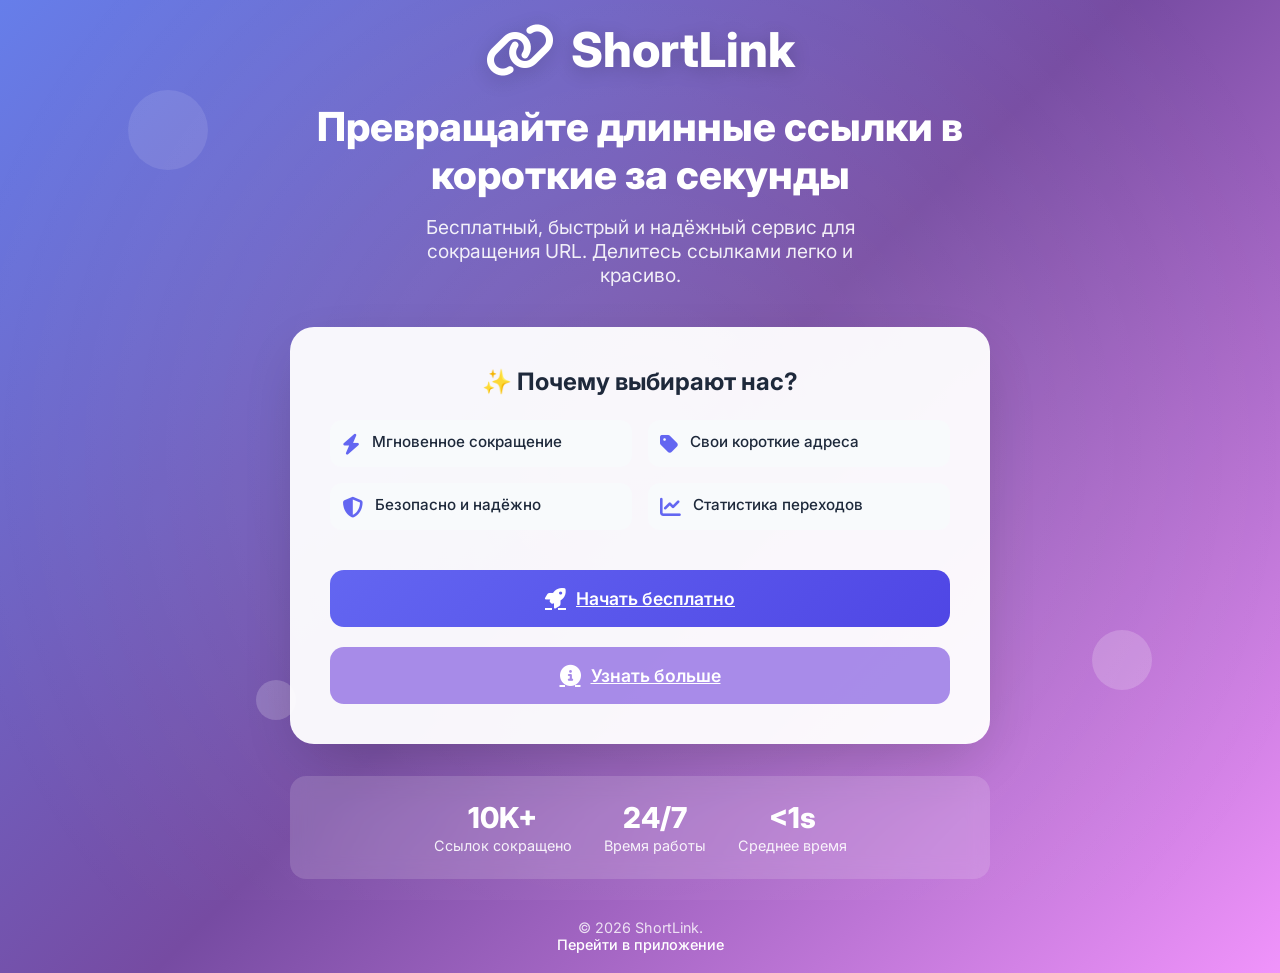
<file: frontend/index.html>
<!DOCTYPE html>
<html lang="ru">
<head>
  <meta charset="UTF-8" />
  <meta name="viewport" content="width=device-width, initial-scale=1.0"/>
  <title>🔗 ShortLink — Сокращайте ссылки с умом</title>
  <link rel="stylesheet" href="css/welcome.css" />
  <link rel="stylesheet" href="https://cdnjs.cloudflare.com/ajax/libs/font-awesome/6.4.0/css/all.min.css"/>
</head>
<body>

  <div class="bg-animation"></div>


  <div class="floating"></div>
  <div class="floating"></div>
  <div class="floating"></div>


  <div class="welcome-container">

    <div class="welcome-logo">
      <i class="fas fa-link"></i>
      <span>ShortLink</span>
    </div>


    <h1 class="welcome-title">Превращайте длинные ссылки в короткие за секунды</h1>
    <p class="welcome-subtitle">
      Бесплатный, быстрый и надёжный сервис для сокращения URL.
      Делитесь ссылками легко и красиво.
    </p>


    <div class="welcome-card">
      <h3>✨ Почему выбирают нас?</h3>

      <div class="features">
        <div class="feature-item">
          <i class="fas fa-bolt"></i>
          <span>Мгновенное сокращение</span>
        </div>
        <div class="feature-item">
          <i class="fas fa-tag"></i>
          <span>Свои короткие адреса</span>
        </div>
        <div class="feature-item">
          <i class="fas fa-shield-alt"></i>
          <span>Безопасно и надёжно</span>
        </div>
        <div class="feature-item">
          <i class="fas fa-chart-line"></i>
          <span>Статистика переходов</span>
        </div>
      </div>


      <div class="btn-group">
        <a href="main.html" class="btn btn-hero" id="startBtn">
          <i class="fas fa-rocket"></i>
          <span>Начать бесплатно</span>
        </a>
        <a href="a.html" class="btn btn-outline-white btn-hero" id="learnBtn">
          <i class="fas fa-info-circle"></i>
          <span>Узнать больше</span>
        </a>
      </div>
    </div>


    <div class="welcome-stats">
      <div class="stat-item">
        <span class="value">10K+</span>
        <span class="label">Ссылок сокращено</span>
      </div>
      <div class="stat-item">
        <span class="value">24/7</span>
        <span class="label">Время работы</span>
      </div>
      <div class="stat-item">
        <span class="value">&lt;1s</span>
        <span class="label">Среднее время</span>
      </div>
    </div>


    <footer class="welcome-footer">
      <p>© 2026 ShortLink. <br>
      <a href="main.html">Перейти в приложение</a></p>
    </footer>
  </div>

  <script type="module" src="js/welcome.js"></script>
</body>
</html>
</file>
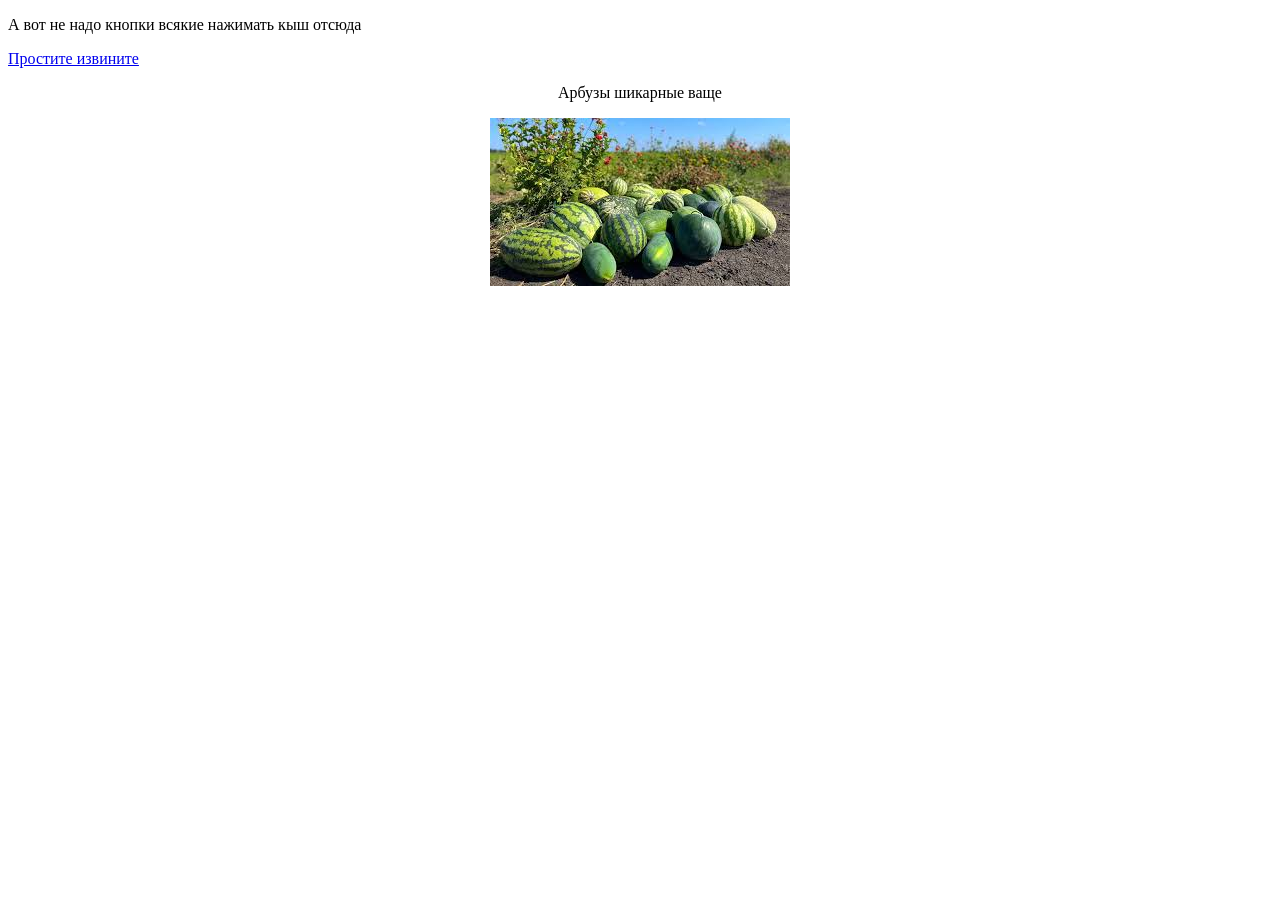
<file: frontend/a.html>
<!DOCTYPE html>
<html lang="en">
<head>
    <meta charset="UTF-8">
    <meta name="viewport" content="width=device-width, initial-scale=1.0">
    <title>ЫЫЫЫЫЫЫЫЫЫЫЫЫ</title>
</head>
<body>
    <p> А вот не надо кнопки всякие нажимать кыш отсюда</p>
    <a href="index.html">Простите извините</a>
    <p style="display: flex; justify-content: center; align-items: center;">Арбузы шикарные ваще</p>
    <img style="display: block; margin: auto;" src="[data-uri]">
</body>
</html>
</file>
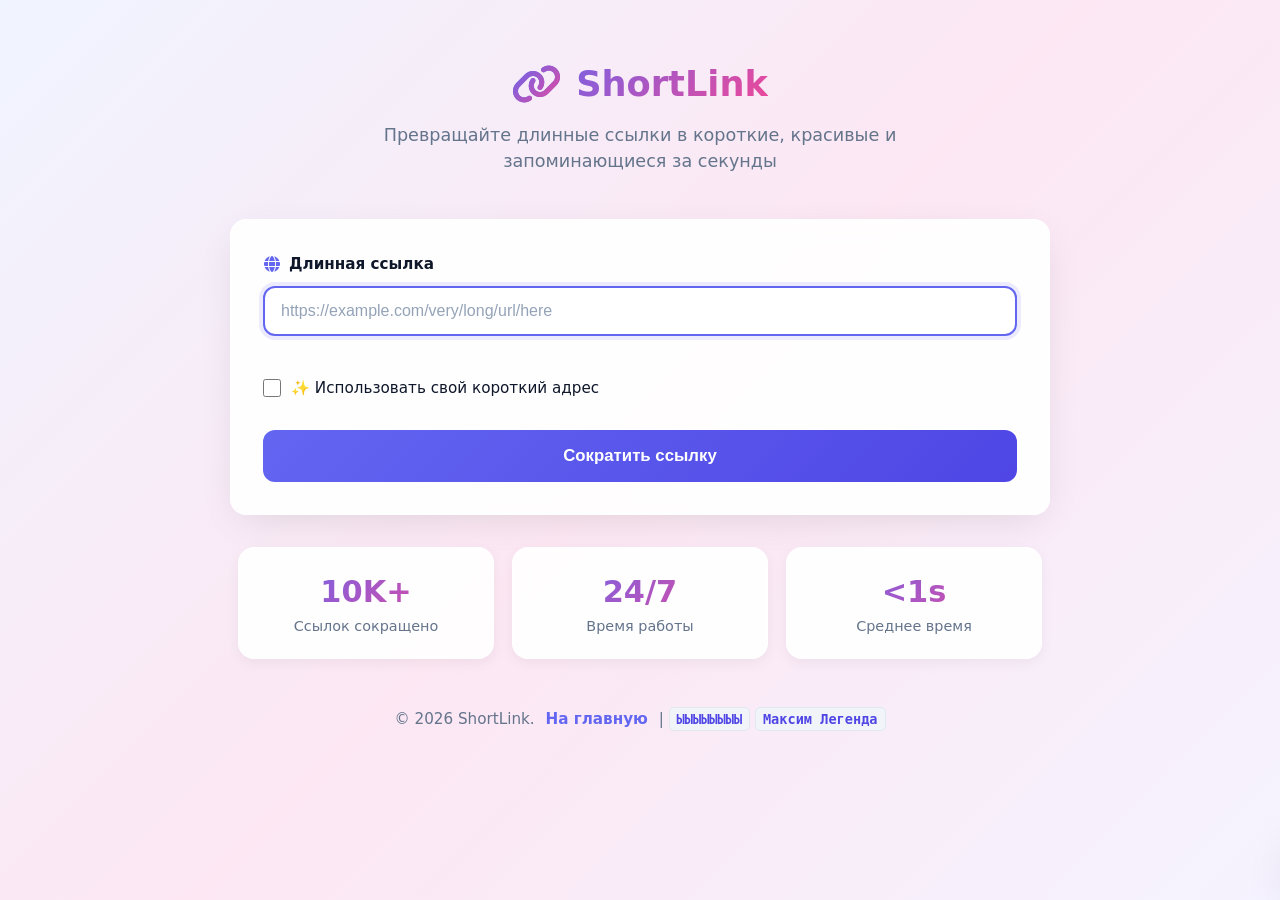
<file: frontend/main.html>
<!DOCTYPE html>
<html lang="ru">
<head>
  <meta charset="UTF-8" />
  <meta name="viewport" content="width=device-width, initial-scale=1.0"/>
  <title>🔗 ShortLink — Сокращение ссылок</title>
  <link rel="stylesheet" href="css/styles.css" />
  <link rel="stylesheet" href="https://cdnjs.cloudflare.com/ajax/libs/font-awesome/6.4.0/css/all.min.css"/>
</head>
<body>
  <div class="container">

    <header>
      <div class="logo">
        <i class="fas fa-link"></i>
        <span>ShortLink</span>
      </div>
      <p>Превращайте длинные ссылки в короткие, красивые и запоминающиеся за секунды</p>
    </header>


    <main class="card">
      <form id="shortenForm">

        <div class="input-group">
          <label for="longUrl">
            <i class="fas fa-globe"></i> Длинная ссылка
          </label>
          <input
            type="url"
            id="longUrl"
            placeholder="https://example.com/very/long/url/here"
            required
            autocomplete="url"
          />
        </div>


        <label class="toggle-switch">
          <input type="checkbox" id="useCustomSlug" />
          <span>✨ Использовать свой короткий адрес</span>
        </label>


        <div id="customSlugContainer">
          <div class="input-group">
            <label for="customSlug">
              <i class="fas fa-tag"></i> Ваш короткий адрес
            </label>
            <input
              type="text"
              id="customSlug"
              placeholder="my-link"
              pattern="[a-zA-Z0-9\-_]+"
              title="Только буквы, цифры, дефис и подчёркивание"
              maxlength="50"
            />
            <small class="input-hint">
              <i class="fas fa-info-circle"></i>
              Доступно: латиница, цифры, <code>-</code>, <code>_</code>
              (например: <code>google</code>, <code>my-site_2024</code>)
            </small>
          </div>
        </div>


        <button type="submit" class="btn" id="submitBtn">
          <span>Сократить ссылку</span>
          <div class="spinner"></div>
        </button>
      </form>


      <div class="error-box" id="errorMessage">
        <i class="fas fa-exclamation-triangle"></i>
        <span id="errorText">Произошла ошибка.</span>
      </div>


      <div class="result-section" id="result">
        <div class="result-label">
          <i class="fas fa-check-circle"></i> Готово! Ваша короткая ссылка:
        </div>
        <div class="result-box">
          <input type="text" id="shortUrl" readonly />
          <button class="copy-btn" id="copyBtn">
            <i class="fas fa-copy"></i>
            <span>Копировать</span>
          </button>
        </div>
      </div>
    </main>


    <section class="stats">
      <div class="stat-card">
        <div class="stat-value">10K+</div>
        <div class="stat-label">Ссылок сокращено</div>
      </div>
      <div class="stat-card">
        <div class="stat-value">24/7</div>
        <div class="stat-label">Время работы</div>
      </div>
      <div class="stat-card">
        <div class="stat-value">&lt;1s</div>
        <div class="stat-label">Среднее время</div>
      </div>
    </section>


    <footer>
      <p>© 2026 ShortLink.
      <a href="index.html">На главную</a> |
       <code>ЫЫЫЫЫЫЫЫ</code> <code>Максим Легенда</code></p>
    </footer>
  </div>


  <div class="toast" id="toast">
    <i class="fas fa-check-circle"></i>
    <span id="toastMessage">Готово!</span>
  </div>


  <script type="module" src="js/app.js"></script>
</body>
</html>
</file>
<file: frontend/css/welcome.css>
@import url('https://fonts.googleapis.com/css2?family=Inter:wght@400;500;600;700;800&display=swap');
@import './components.css';

:root {
  --primary: #6366f1;
  --primary-dark: #4f46e5;
  --secondary: #ec4899;
  --dark: #1e293b;
  --light: #f8fafc;
  --gray: #64748b;
  --shadow: 0 20px 60px -15px rgba(0,0,0,0.2);
  --radius: 24px;
  --transition: all 0.3s cubic-bezier(0.4, 0, 0.2, 1);
}

* { margin: 0; padding: 0; box-sizing: border-box; }

body {
  font-family: 'Inter', system-ui, -apple-system, sans-serif;
  background: linear-gradient(135deg, #667eea 0%, #764ba2 50%, #f093fb 100%);
  color: var(--dark);
  min-height: 100vh;
  display: flex;
  align-items: center;
  justify-content: center;
  padding: 20px;
  overflow-x: hidden;
}


.bg-animation {
  position: fixed;
  top: 0;
  left: 0;
  width: 100%;
  height: 100%;
  z-index: -1;
  overflow: hidden;
}

.bg-animation::before {
  content: '';
  position: absolute;
  width: 150%;
  height: 150%;
  top: -25%;
  left: -25%;
  background: radial-gradient(circle, rgba(255,255,255,0.1) 0%, transparent 60%);
  animation: float 20s linear infinite;
}

@keyframes float {
  0% { transform: rotate(0deg) translateX(0); }
  100% { transform: rotate(360deg) translateX(50px); }
}


.welcome-container {
  text-align: center;
  max-width: 700px;
  animation: fadeInUp 0.8s ease;
}

.welcome-logo {
  display: inline-flex;
  align-items: center;
  gap: 16px;
  font-size: 3rem;
  font-weight: 800;
  color: white;
  margin-bottom: 24px;
  text-shadow: 0 4px 20px rgba(0,0,0,0.2);
}

.welcome-logo i {
  font-size: 3.5rem;
  animation: pulse 2s infinite;
}

.welcome-title {
  font-size: 2.5rem;
  font-weight: 800;
  color: white;
  margin-bottom: 16px;
  line-height: 1.2;
}

.welcome-subtitle {
  font-size: 1.2rem;
  color: rgba(255,255,255,0.9);
  margin-bottom: 40px;
  max-width: 500px;
  margin-left: auto;
  margin-right: auto;
}


.welcome-card {
  background: rgba(255,255,255,0.95);
  border-radius: var(--radius);
  padding: 40px;
  box-shadow: var(--shadow);
  margin-bottom: 32px;
  animation: slideDown 0.6s ease 0.2s both;
}

.welcome-card h3 {
  font-size: 1.5rem;
  margin-bottom: 24px;
  color: var(--dark);
}

.features {
  display: grid;
  grid-template-columns: repeat(2, 1fr);
  gap: 16px;
  margin-bottom: 32px;
  text-align: left;
}

.feature-item {
  display: flex;
  align-items: flex-start;
  gap: 12px;
  padding: 12px;
  background: var(--light);
  border-radius: 12px;
  transition: var(--transition);
}

.feature-item:hover {
  transform: translateX(4px);
  background: white;
  box-shadow: 0 4px 12px rgba(0,0,0,0.08);
}

.feature-item i {
  color: var(--primary);
  font-size: 1.3rem;
  margin-top: 2px;
}

.feature-item span {
  font-size: 0.95rem;
  font-weight: 500;
  color: var(--dark);
}


.btn-group {
  display: flex;
  gap: 12px;
  justify-content: center;
  flex-wrap: wrap;
}

.btn-hero {
  padding: 18px 32px;
  font-size: 1.1rem;
  border-radius: 14px;
  min-width: 200px;
}

.btn-hero i { font-size: 1.3rem; }

.btn-outline-white {
  background: #6330d98a;
  border: #5035c5;
  color: white;
}

.btn-outline-white:hover {
  background: white;
  color: var(--primary);
}


.welcome-stats {
  display: flex;
  justify-content: center;
  gap: 32px;
  padding: 24px;
  background: rgba(255,255,255,0.15);
  border-radius: 16px;
  backdrop-filter: blur(10px);
  animation: fadeIn 0.8s ease 0.4s both;
}

.stat-item { text-align: center; color: white; }
.stat-item .value {
  font-size: 1.8rem;
  font-weight: 800;
  display: block;
}
.stat-item .label {
  font-size: 0.9rem;
  opacity: 0.9;
}


.welcome-footer {
  margin-top: 40px;
  color: rgba(255,255,255,0.8);
  font-size: 0.9rem;
  animation: fadeIn 1s ease 0.6s both;
}

.welcome-footer a {
  color: white;
  text-decoration: none;
  font-weight: 500;
}

.welcome-footer a:hover { text-decoration: underline; }


@media (max-width: 640px) {
  .welcome-title { font-size: 2rem; }
  .welcome-subtitle { font-size: 1.1rem; }
  .welcome-card { padding: 28px 20px; }
  .features { grid-template-columns: 1fr; }
  .welcome-stats { flex-direction: column; gap: 16px; }
  .btn-group { flex-direction: column; }
  .btn-hero { width: 100%; }
}


.floating {
  position: absolute;
  border-radius: 50%;
  background: rgba(255,255,255,0.1);
  animation: float 6s ease-in-out infinite;
  pointer-events: none;
}

.floating:nth-child(1) { width: 80px; height: 80px; top: 10%; left: 10%; animation-delay: 0s; }
.floating:nth-child(2) { width: 60px; height: 60px; top: 70%; right: 10%; animation-delay: 2s; }
.floating:nth-child(3) { width: 40px; height: 40px; bottom: 20%; left: 20%; animation-delay: 4s; }

@keyframes float {
  0%, 100% { transform: translateY(0) rotate(0deg); }
  50% { transform: translateY(-20px) rotate(180deg); }
}
</file>
<file: frontend/css/styles.css>
/* =========================================
   1. CSS VARIABLES & THEME
   ========================================= */
:root {
  --primary: #6366f1;
  --primary-dark: #4f46e5;
  --secondary: #ec4899;
  --dark: #0f172a;
  --light: #f8fafc;
  --gray: #64748b;
  --gray-light: #94a3b8;
  --success: #22c55e;
  --error: #ef4444;
  --shadow: 0 10px 40px -10px rgba(0, 0, 0, 0.12);
  --shadow-lg: 0 25px 50px -12px rgba(0, 0, 0, 0.2);
  --radius: 16px;
  --radius-sm: 12px;
  --transition: all 0.3s cubic-bezier(0.4, 0, 0.2, 1);
  --font-main: 'Inter', system-ui, -apple-system, sans-serif;
  --font-mono: 'SF Mono', 'Fira Code', 'Consolas', monospace;
}

/* =========================================
   2. RESET & BASE
   ========================================= */
*, *::before, *::after {
  margin: 0;
  padding: 0;
  box-sizing: border-box;
}

html {
  scroll-behavior: smooth;
  -webkit-font-smoothing: antialiased;
  -moz-osx-font-smoothing: grayscale;
}

body {
  font-family: var(--font-main);
  background: linear-gradient(135deg, #f0f4ff 0%, #fce7f3 50%, #f5f3ff 100%);
  background-attachment: fixed;
  color: var(--dark);
  line-height: 1.6;
  min-height: 100vh;
  padding: 24px 16px;
}

/* =========================================
   3. LAYOUT
   ========================================= */
.container {
  max-width: 820px;
  margin: 0 auto;
  position: relative;
}

/* =========================================
   4. HEADER & LOGO
   ========================================= */
header {
  text-align: center;
  padding: 40px 16px 24px;
  animation: fadeInDown 0.6s ease;
}

.logo {
  display: inline-flex;
  align-items: center;
  justify-content: center;
  gap: 14px;
  font-size: 2.2rem;
  font-weight: 800;
  margin-bottom: 18px;
  text-decoration: none;
  line-height: 1.1;

  /* 🔥 ГРАДИЕНТНЫЙ ТЕКСТ (исправлено) */
  background: linear-gradient(135deg, var(--primary), var(--secondary));
  -webkit-background-clip: text;
  -webkit-text-fill-color: transparent;
  background-clip: text;
  color: transparent; /* Обязательно прозрачный, иначе градиент игнорируется */
}

.logo i {
  font-size: 2.5rem;
  display: inline-block;
  background: linear-gradient(135deg, var(--primary), var(--secondary));
  -webkit-background-clip: text;
  -webkit-text-fill-color: transparent;
  background-clip: text;
  color: transparent;
}

/* Фоллбэк для браузеров без поддержки background-clip */
@supports not (background-clip: text) {
  .logo, .logo i {
    background: none;
    -webkit-text-fill-color: initial;
    color: var(--primary) !important;
  }
}

header p {
  color: var(--gray);
  font-size: 1.1rem;
  font-weight: 500;
  max-width: 540px;
  margin: 0 auto;
  line-height: 1.5;
}

/* =========================================
   5. MAIN CARD & FORM
   ========================================= */
.card {
  background: rgba(255, 255, 255, 0.92);
  backdrop-filter: blur(12px);
  border-radius: var(--radius);
  box-shadow: var(--shadow);
  padding: 32px;
  margin: 20px auto;
  border: 1px solid rgba(255, 255, 255, 0.6);
  animation: fadeInUp 0.6s ease;
  transition: var(--transition);
}

.card:hover {
  transform: translateY(-3px);
  box-shadow: var(--shadow-lg);
}

.input-group {
  margin-bottom: 22px;
}

.input-group label {
  display: flex;
  align-items: center;
  gap: 8px;
  margin-bottom: 10px;
  font-weight: 600;
  font-size: 0.95rem;
  color: var(--dark);
}

.input-group label i {
  color: var(--primary);
  width: 18px;
  text-align: center;
  font-size: 1rem;
}

.input-group input[type="url"],
.input-group input[type="text"] {
  width: 100%;
  padding: 14px 16px;
  border: 2px solid #e2e8f0;
  border-radius: var(--radius-sm);
  font-size: 1rem;
  font-weight: 500;
  background: var(--light);
  color: #1cc3ec;
  transition: var(--transition);
}

.input-group input::placeholder {
  color: var(--gray-light);
  font-weight: 400;
}

.input-group input:focus {
  outline: none;
  border-color: var(--primary);
  background: #fff;
  box-shadow: 0 0 0 4px rgba(99, 102, 241, 0.12);
}

.toggle-switch {
  display: inline-flex;
  align-items: center;
  gap: 10px;
  margin: 18px 0;
  cursor: pointer;
  user-select: none;
  font-weight: 500;
  font-size: 0.95rem;
  color: var(--dark);
}

.toggle-switch input {
  width: 18px;
  height: 18px;
  accent-color: var(--primary);
  cursor: pointer;
}

#customSlugContainer {
  display: none;
  animation: slideDown 0.25s ease;
  margin-top: 10px;
}

#customSlugContainer.show {
  display: block;
}

.input-hint {
  display: block;
  margin-top: 8px;
  font-size: 0.85rem;
  color: var(--gray);
  line-height: 1.4;
}

.input-hint code {
  background: #f1f5f9;
  padding: 3px 7px;
  border-radius: 5px;
  font-family: var(--font-mono);
  font-size: 0.8rem;
  color: var(--primary-dark);
  font-weight: 600;
  border: 1px solid #e2e8f0;
}


.btn {
  width: 100%;
  padding: 16px 20px;
  background: linear-gradient(135deg, var(--primary), var(--primary-dark));
  color: #fff;
  border: none;
  border-radius: var(--radius-sm);
  font-size: 1.05rem;
  font-weight: 600;
  cursor: pointer;
  display: flex;
  align-items: center;
  justify-content: center;
  gap: 10px;
  margin-top: 12px;
  transition: var(--transition);
  position: relative;
  overflow: hidden;
}

.btn::before {
  content: '';
  position: absolute;
  top: 0;
  left: -100%;
  width: 100%;
  height: 100%;
  background: linear-gradient(90deg, transparent, rgba(255,255,255,0.2), transparent);
  transition: left 0.5s ease;
}

.btn:hover:not(:disabled)::before {
  left: 100%;
}

.btn:hover:not(:disabled) {
  transform: translateY(-2px);
  box-shadow: 0 10px 25px -5px rgba(99, 102, 241, 0.45);
}

.btn:active:not(:disabled) {
  transform: translateY(0);
}

.btn:disabled {
  background: #cbd5e1;
  cursor: not-allowed;
  transform: none;
  box-shadow: none;
}

.btn.loading .spinner {
  display: inline-block;
}

.btn.loading span {
  opacity: 0.8;
}


.result-section {
  margin-top: 28px;
  padding-top: 24px;
  border-top: 2px dashed #e2e8f0;
  display: none;
  animation: fadeIn 0.4s ease;
}

.result-section.show {
  display: block;
}

.result-label {
  font-weight: 600;
  font-size: 1rem;
  margin-bottom: 12px;
  display: flex;
  align-items: center;
  gap: 8px;
  color: var(--success);
}

.result-box {
  display: flex;
  gap: 8px;
  background: var(--light);
  border-radius: var(--radius-sm);
  padding: 4px;
  border: 2px solid #e2e8f0;
}

.result-box input {
  flex: 1;
  border: none;
  background: transparent;
  padding: 12px 14px;
  font-size: 1rem;
  color: var(--dark);
  font-family: var(--font-mono);
  font-weight: 500;
}

.result-box input:focus {
  outline: none;
}

.copy-btn {
  padding: 12px 18px;
  background: var(--dark);
  color: #fff;
  border: none;
  border-radius: 10px;
  cursor: pointer;
  font-weight: 500;
  font-size: 0.9rem;
  display: flex;
  align-items: center;
  gap: 6px;
  transition: var(--transition);
  white-space: nowrap;
}

.copy-btn:hover {
  background: #334155;
  transform: translateY(-1px);
}

.copy-btn.copied {
  background: var(--success);
}

.error-box {
  background: #fef2f2;
  border: 2px solid #fecaca;
  border-left: 4px solid var(--error);
  color: #991b1b;
  padding: 14px 16px;
  border-radius: var(--radius-sm);
  margin-top: 18px;
  display: none;
  animation: shake 0.4s ease;
  font-weight: 500;
  font-size: 0.95rem;
}

.error-box.show {
  display: block;
}

.error-box i {
  margin-right: 6px;
  color: var(--error);
}


.stats {
  display: grid;
  grid-template-columns: repeat(3, 1fr);
  gap: 18px;
  margin: 32px auto 24px;
  padding: 0 8px;
}

.stat-card {
  background: rgba(255, 255, 255, 0.92);
  backdrop-filter: blur(8px);
  padding: 22px 16px;
  border-radius: var(--radius);
  text-align: center;
  box-shadow: 0 4px 14px rgba(0,0,0,0.05);
  border: 1px solid rgba(255,255,255,0.6);
  transition: var(--transition);
}

.stat-card:hover {
  transform: translateY(-4px);
  box-shadow: var(--shadow);
  border-color: var(--primary);
}

.stat-value {
  font-size: 1.9rem;
  font-weight: 800;
  margin: 4px 0 6px;
  line-height: 1.2;
  display: block;


  background: linear-gradient(135deg, var(--primary), var(--secondary));
  -webkit-background-clip: text;
  -webkit-text-fill-color: transparent;
  background-clip: text;
  color: transparent;
}

.stat-label {
  color: var(--gray);
  font-size: 0.9rem;
  font-weight: 500;
  display: block;
  line-height: 1.3;
}

@supports not (background-clip: text) {
  .stat-value {
    background: none;
    -webkit-text-fill-color: initial;
    color: var(--primary) !important;
  }
}


footer {
  text-align: center;
  padding: 24px 16px 40px;
  color: var(--gray);
  font-size: 0.95rem;
  font-weight: 500;
}

footer a {
  color: var(--primary);
  text-decoration: none;
  font-weight: 600;
  transition: color 0.2s;
  margin: 0 6px;
}

footer a:hover {
  color: var(--primary-dark);
  text-decoration: underline;
}

footer code {
  background: #f1f5f9;
  padding: 3px 7px;
  border-radius: 5px;
  font-family: var(--font-mono);
  font-size: 0.85rem;
  color: var(--primary-dark);
  font-weight: 600;
  border: 1px solid #e2e8f0;
}


.toast {
  position: fixed;
  bottom: 24px;
  right: 24px;
  background: var(--dark);
  color: #fff;
  padding: 14px 20px;
  border-radius: var(--radius-sm);
  box-shadow: var(--shadow-lg);
  display: flex;
  align-items: center;
  gap: 10px;
  z-index: 9999;
  transform: translateX(120%);
  transition: transform 0.35s cubic-bezier(0.4, 0, 0.2, 1);
  font-weight: 500;
  font-size: 0.95rem;
}

.toast.show {
  transform: translateX(0);
}

.toast.success { background: var(--success); }
.toast.error { background: var(--error); }


@keyframes fadeInDown {
  from { opacity: 0; transform: translateY(-20px); }
  to { opacity: 1; transform: translateY(0); }
}
@keyframes fadeInUp {
  from { opacity: 0; transform: translateY(20px); }
  to { opacity: 1; transform: translateY(0); }
}
@keyframes fadeIn {
  from { opacity: 0; }
  to { opacity: 1; }
}
@keyframes slideDown {
  from { opacity: 0; transform: translateY(-10px); }
  to { opacity: 1; transform: translateY(0); }
}
@keyframes shake {
  0%, 100% { transform: translateX(0); }
  20%, 80% { transform: translateX(-4px); }
  40%, 60% { transform: translateX(4px); }
}
@keyframes spin {
  to { transform: rotate(360deg); }
}

.spinner {
  width: 20px;
  height: 20px;
  border: 3px solid rgba(255,255,255,0.3);
  border-radius: 50%;
  border-top-color: #fff;
  animation: spin 0.8s linear infinite;
  display: none;
}


@media (max-width: 768px) {
  header { padding: 28px 12px 18px; }
  .logo { font-size: 1.9rem; gap: 10px; }
  .logo i { font-size: 2.1rem; }
  header p { font-size: 1rem; }

  .card { padding: 24px 20px; margin: 16px auto; }
  .btn { padding: 15px 18px; font-size: 1rem; }

  .result-box { flex-direction: column; }
  .copy-btn { width: 100%; justify-content: center; }

  .stats {
    grid-template-columns: 1fr;
    gap: 14px;
    margin: 24px auto 16px;
  }
  .stat-card { padding: 18px 16px; }
  .stat-value { font-size: 1.8rem; }
}

@media (max-width: 480px) {
  body { padding: 16px 12px; }
  .logo { font-size: 1.7rem; }
  .logo i { font-size: 1.9rem; }
  header p { font-size: 0.95rem; }
  .input-group input { padding: 12px 14px; font-size: 0.95rem; }
  .stat-value { font-size: 1.6rem; }
  .stat-label { font-size: 0.85rem; }
  .toast { right: 12px; left: 12px; justify-content: center; }
}


@media (prefers-color-scheme: dark) {
  :root {
    --dark: #f1f5f9;
    --light: #1e293b;
    --gray: #94a3b8;
    --gray-light: #64748b;
  }

  body {
    background: linear-gradient(135deg, #0f172a 0%, #1e1b4b 50%, #0f172a 100%);
  }

  .card, .stat-card {
    background: rgba(30, 41, 59, 0.85);
    border-color: rgba(255,255,255,0.1);
    color: var(--dark);
  }

  .input-group input {
    background: #334155;
    border-color: #475569;
    color: var(--dark);
  }
  .input-group input::placeholder { color: #64748b; }

  .result-box { background: #334155; border-color: #475569; }
  .error-box { background: #451a1a; border-color: #7f1d1d; color: #fecaca; }
  footer { color: #94a3b8; }
  footer code { background: #334155; border-color: #475569; }
}


@media (prefers-reduced-motion: reduce) {
  *, *::before, *::after {
    animation-duration: 0.01ms !important;
    animation-iteration-count: 1 !important;
    transition-duration: 0.01ms !important;
    scroll-behavior: auto !important;
  }
}

:focus-visible {
  outline: 3px solid var(--primary);
  outline-offset: 2px;
  border-radius: 4px;
}

@media print {
  .btn, .toggle-switch, #customSlugContainer, .toast { display: none !important; }
  .card, .stat-card { box-shadow: none; border: 1px solid #ccc; background: #fff !important; }
  .result-box { border-color: #999; }
  body { background: #fff !important; }
}
</file>
